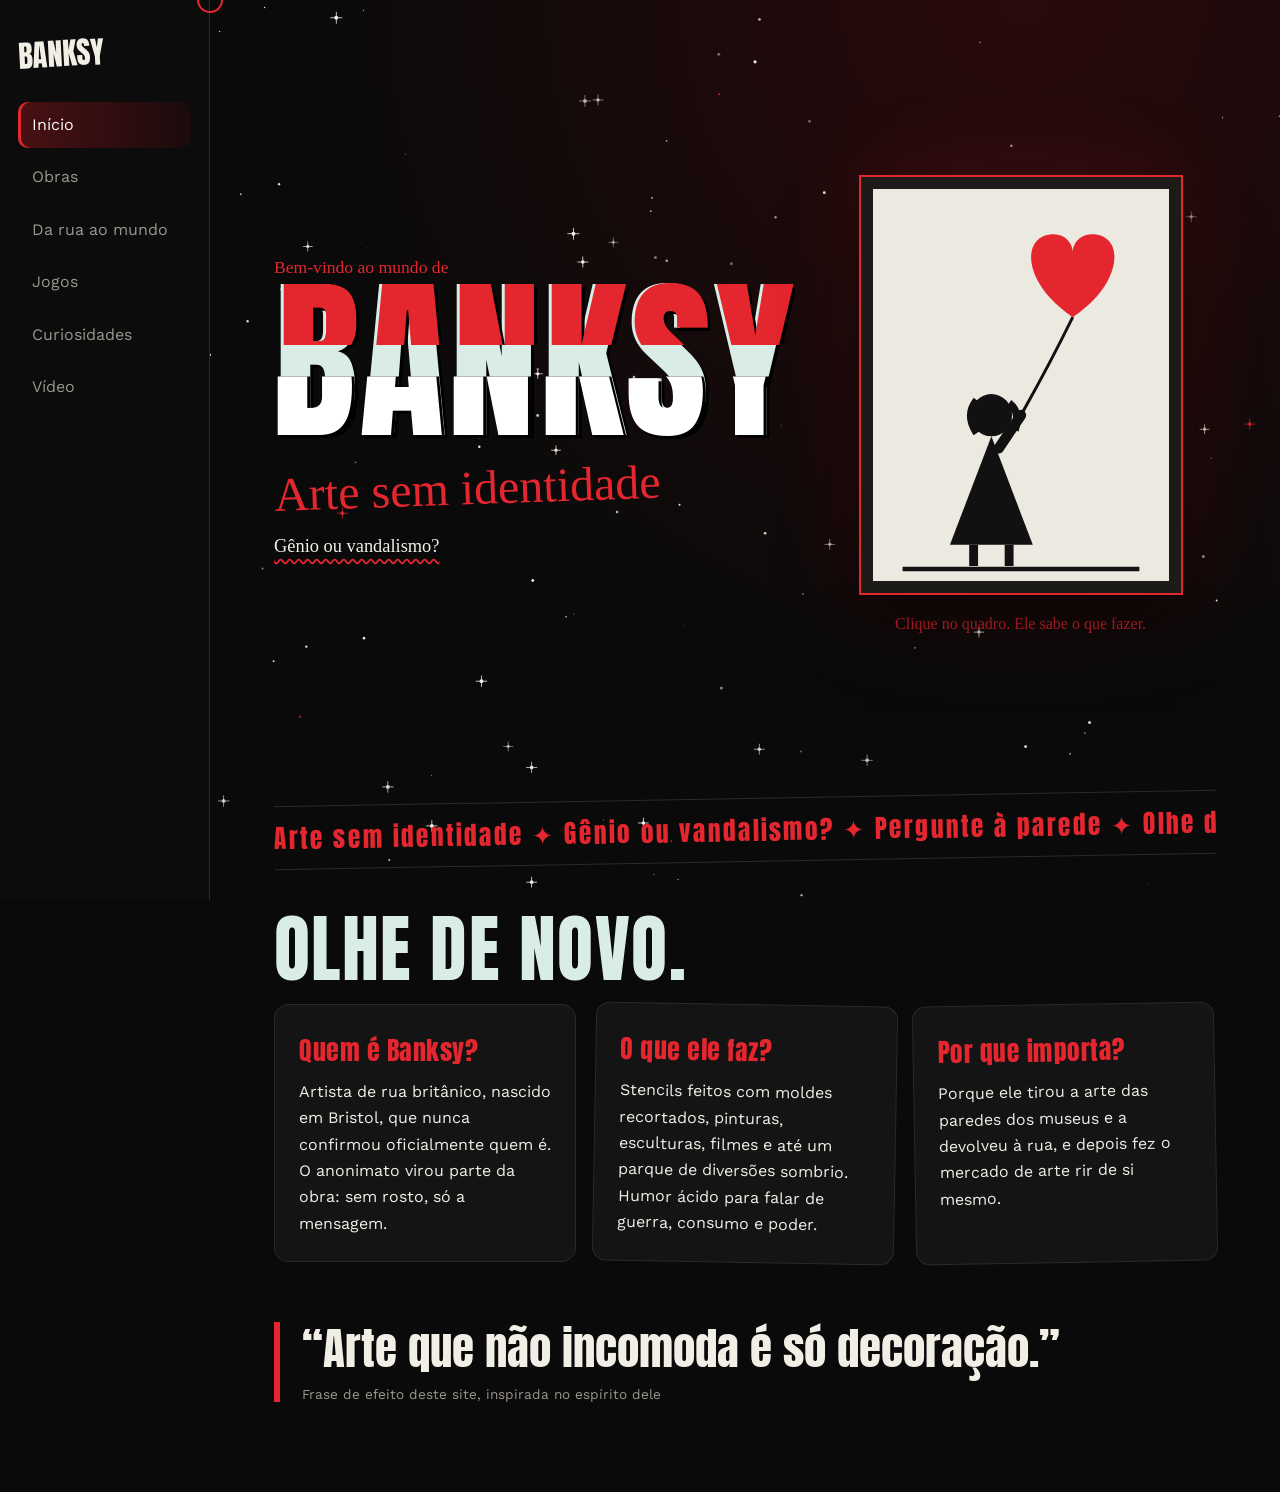
<file: index.html>
<!DOCTYPE html>
<html lang="pt-BR">
<head>
<meta charset="UTF-8">
<meta name="viewport" content="width=device-width, initial-scale=1">
<title>Banksy · Arte sem identidade</title>
<link rel="preconnect" href="https://fonts.googleapis.com">
<link rel="preconnect" href="https://fonts.gstatic.com" crossorigin>
<link href="https://fonts.googleapis.com/css2?family=Anton&family=Permanent+Marker&family=Work+Sans:wght@400;500;700&display=swap" rel="stylesheet">
<style>
:root{--bg:#0a0a0a;--ink:#f1eee6;--red:#e4262f;--mute:#9b978e;--line:#2a2a2a;--card:#141414}
*{box-sizing:border-box;margin:0}
html{scroll-behavior:smooth}
body{background:var(--bg);color:var(--ink);font:400 1rem/1.65 'Work Sans',system-ui,sans-serif;padding-left:210px;min-height:100vh;
background-image:radial-gradient(circle at 80% 0,#2a0a0c 0,transparent 40%)}
h1,h2,h3{font-family:Anton,Impact,sans-serif;font-weight:400;letter-spacing:.02em}
.hand{font-family:'Permanent Marker',cursive;color:var(--red)}
:focus-visible{outline:2px solid var(--red);outline-offset:3px}
.side{position:fixed;inset:0 auto 0 0;width:210px;padding:28px 18px;border-right:1px solid var(--line);background:#0c0c0c;display:flex;flex-direction:column;gap:6px;z-index:20}
.logo{font:1.9rem Anton;color:var(--ink);text-decoration:none;margin-bottom:22px;transform:rotate(-3deg);display:inline-block}
.side button{all:unset;cursor:pointer;padding:10px 14px;border-radius:10px;color:var(--mute);transition:.2s;user-select:none}
.side button:hover{color:var(--ink);background:#1a1a1a}
.side button.on{color:#fff;background:linear-gradient(90deg,#4a1013,#1a0b0c);box-shadow:inset 3px 0 var(--red)}
.side button:focus-visible{outline:2px solid var(--red)}
.tab{display:none;padding:56px clamp(20px,5vw,72px) 90px;max-width:1200px}
.tab.on{display:block;animation:in .5s ease}
@keyframes in{from{opacity:0;transform:translateY(14px)}}
.title{font-size:clamp(2.4rem,6vw,4.6rem);line-height:1;margin-bottom:18px;text-transform:uppercase;color:#d9ece6}
.lead{color:var(--mute);max-width:60ch;margin-bottom:26px}
.hero{position:relative;display:grid;grid-template-columns:1.2fr 1fr;gap:30px;align-items:center;min-height:78vh;margin-bottom:40px}
#spray{position:absolute;inset:-20px;width:calc(100% + 40px);height:calc(100% + 40px);pointer-events:none}
.hero-text{position:relative}
.small{font-size:1.1rem}.big{font-size:clamp(1.8rem,4vw,3rem);transform:rotate(-2deg);margin:6px 0}.under{font-size:1.15rem;color:var(--ink);text-decoration:underline wavy var(--red);text-underline-offset:6px}
.glitch{position:relative;font-size:clamp(5rem,15vw,11rem);line-height:.9;color:#d9ece6;text-shadow:3px 3px 0 #000}
.glitch::before,.glitch::after{content:attr(data-text);position:absolute;inset:0;overflow:hidden}
.glitch::before{color:var(--red);left:3px;clip-path:inset(0 0 60% 0);animation:gl 3.5s infinite steps(1)}
.glitch::after{color:#fff;left:-3px;clip-path:inset(60% 0 0 0);animation:gl 3.5s infinite steps(1) reverse}
@keyframes gl{0%,90%,100%{transform:none;opacity:0}92%{transform:translate(-6px,2px);opacity:.9}95%{transform:translate(5px,-2px);opacity:.9}}
.frame-wrap{position:relative;text-align:center}
.frame{position:relative;width:min(100%,320px);aspect-ratio:200/260;margin:0 auto;border:12px solid #1d1b18;outline:2px solid var(--red);box-shadow:0 30px 60px #000a,0 0 80px #e4262f33;cursor:pointer;background:#ece9e1}
.strip{position:absolute;top:0;height:100%;width:10%;overflow:hidden;transition:transform 1.4s cubic-bezier(.5,0,.3,1)}
.strip svg,.strip img{position:absolute;top:0;height:100%;width:1000%;object-fit:cover}
.frame.shred .strip{transform:translateY(var(--d)) rotate(var(--r))}
.frame-wrap figcaption{margin-top:18px;font-size:1rem}
.cards3{display:grid;grid-template-columns:repeat(auto-fit,minmax(240px,1fr));gap:18px}
.card{background:var(--card);border:1px solid var(--line);padding:24px;border-radius:14px;transition:.3s}
.card:nth-child(2){transform:rotate(1deg)}.card:nth-child(3){transform:rotate(-1deg)}
.card:hover{transform:none;border-color:var(--red)}
.card h3{font-size:1.6rem;color:var(--red);margin-bottom:8px}
.quote{margin:60px 0 0;font:clamp(1.6rem,4vw,2.8rem)/1.2 Anton;border-left:6px solid var(--red);padding-left:22px}
.quote span{display:block;font:.85rem 'Work Sans';color:var(--mute);margin-top:10px}
.tools{display:flex;flex-wrap:wrap;gap:10px;margin-bottom:18px}
input{background:var(--card);border:1px solid var(--line);color:var(--ink);padding:10px 14px;border-radius:10px;font:inherit;min-width:240px}
.chip{background:none;border:1px solid var(--line);color:var(--ink);padding:8px 16px;border-radius:99px;cursor:pointer;font:inherit}
.chip.on,.chip:hover{background:var(--red);border-color:var(--red)}
.table-wrap{overflow-x:auto;border:1px solid var(--line);border-radius:14px}
table{border-collapse:collapse;width:100%;min-width:640px}
th,td{padding:14px 16px;text-align:left;border-bottom:1px solid var(--line);vertical-align:top}
th{font:1.05rem Anton;letter-spacing:.06em;color:var(--red);cursor:pointer;background:#111;position:sticky;top:0}
tbody tr{transition:.2s}tbody tr:hover{background:#1c0d0e}
.tag{display:inline-block;font-size:.72rem;border:1px solid var(--red);color:var(--red);padding:1px 8px;border-radius:99px;margin-left:8px;vertical-align:middle}
.timeline{list-style:none;position:relative;padding-left:44px;max-width:760px}
.timeline::before,.timeline .fill{content:"";position:absolute;left:11px;top:0;width:3px;background:var(--line)}
.timeline::before{bottom:0}
.timeline .fill{background:var(--red);height:0;box-shadow:0 0 12px var(--red);transition:height .2s}
.timeline li{position:relative;padding-bottom:38px;opacity:.35;transition:.5s}
.timeline li.seen{opacity:1}
.timeline li::before{content:"";position:absolute;left:-41px;top:6px;width:17px;height:17px;border-radius:50%;background:var(--bg);border:3px solid var(--line);transition:.4s}
.timeline li.seen::before{border-color:var(--red);background:var(--red)}
.timeline .yr{font:2.2rem Anton;color:#d9ece6}.timeline h3{font-size:1.2rem;color:var(--red)}
.games{display:grid;grid-template-columns:repeat(auto-fit,minmax(320px,1fr));gap:28px}
.game{background:var(--card);border:1px solid var(--line);border-radius:16px;padding:24px}
.game h3{font-size:1.8rem;margin-bottom:6px}.meta{color:var(--mute);margin-bottom:14px}
.board{display:grid;grid-template-columns:repeat(4,1fr);gap:10px}
.mc{aspect-ratio:3/4;perspective:600px;border:0;background:none;padding:0;cursor:pointer;position:relative}
.mc i{position:absolute;inset:0;transition:transform .5s;transform-style:preserve-3d}
.mc .f,.mc .b{position:absolute;inset:0;backface-visibility:hidden;border-radius:10px;display:flex;flex-direction:column;align-items:center;justify-content:center;font-style:normal;text-align:center;padding:4px}
.mc .b{background:repeating-linear-gradient(45deg,#1a1a1a 0 8px,#141414 8px 16px);border:1px solid var(--line);font:2rem Anton;color:var(--red)}
.mc .f{background:var(--ink);color:#000;transform:rotateY(180deg);font-size:.66rem;font-weight:700;line-height:1.2}
.mc .f b{font-size:2.2rem;filter:grayscale(1) contrast(1.4) drop-shadow(2px 2px 0 var(--red))}
.mc.flip i{transform:rotateY(180deg)}.mc.done .f{background:var(--red);color:#fff}
.win{margin-top:14px;font-size:1.2rem}
.opt{display:block;width:100%;text-align:left;margin:8px 0;padding:12px 16px;background:#0d0d0d;color:var(--ink);border:1px solid var(--line);border-radius:10px;cursor:pointer;font:inherit}
.opt:hover{border-color:var(--red)}.ok{background:#1f3a24!important;border-color:#4caf50!important}.no{background:#3a1416!important;border-color:var(--red)!important}
.exp{color:var(--mute);margin:10px 0}
.flips{display:grid;grid-template-columns:repeat(auto-fit,minmax(250px,1fr));gap:18px}
.flip{height:220px;perspective:900px;cursor:pointer;border:0;background:none;padding:0;color:inherit;font:inherit;text-align:left}
.flip div{position:relative;height:100%;transition:transform .6s;transform-style:preserve-3d}
.flip.on div{transform:rotateY(180deg)}
.flip span{position:absolute;inset:0;padding:22px;border-radius:14px;backface-visibility:hidden;display:flex;flex-direction:column;justify-content:center}
.flip .a{background:var(--card);border:1px solid var(--line);font:1.7rem/1.15 Anton}
.flip .a small{font:.9rem 'Permanent Marker';color:var(--red);margin-top:12px}
.flip .z{background:var(--red);color:#fff;transform:rotateY(180deg);font-size:.98rem;line-height:1.5}
.video{aspect-ratio:16/9;max-width:960px;border:2px solid var(--red);border-radius:14px;overflow:hidden;box-shadow:0 0 80px #e4262f33}
.video iframe{width:100%;height:100%;border:0}
.vlink{margin:18px 0 0}.vlink a{text-decoration:none;color:#fff;display:inline-block;margin-left:8px}
.cursor{position:fixed;width:26px;height:26px;border:2px solid var(--red);border-radius:50%;pointer-events:none;z-index:99;transform:translate(-50%,-50%);transition:width .2s,height .2s,background .2s;display:none}
.cursor.big{width:54px;height:54px;background:#e4262f33}
@media(pointer:fine){.cursor{display:block}}
#stars{position:fixed;inset:0;width:100%;height:100%;pointer-events:none;z-index:0}
main{position:relative;z-index:1}
.rat{position:fixed;bottom:10px;left:-100px;width:84px;z-index:15;pointer-events:none;animation:run 16s linear infinite 4s}
.rat .rb{animation:bob .25s steps(2) infinite}
@keyframes run{to{left:calc(100vw + 100px)}}
@keyframes bob{50%{transform:translateY(-2px) rotate(-2deg)}}
.marquee{overflow:hidden;white-space:nowrap;border-block:1px solid var(--line);margin:0 0 50px;padding:12px 0;font:1.6rem Anton;letter-spacing:.08em;color:var(--red);transform:rotate(-1deg)}
.marquee div{display:inline-block;animation:mq 28s linear infinite}
@keyframes mq{to{transform:translateX(-50%)}}
.foto{display:block;width:72px;height:72px;object-fit:cover;border-radius:8px;border:1px solid var(--line)}
.ph{display:flex;align-items:center;justify-content:center;background:repeating-linear-gradient(45deg,#181818 0 8px,#111 8px 16px);color:var(--mute);font-size:.7rem;text-align:center;line-height:1.2}
.timeline .foto{width:100%;max-width:360px;height:180px;margin-top:12px}
.mc .f .foto{width:100%;height:60%;border:0;border-radius:6px 6px 0 0}
.game.wide{grid-column:1/-1}
#wall{width:100%;height:auto;background:#161513;border:2px solid var(--line);border-radius:12px;touch-action:none;cursor:crosshair;background-image:linear-gradient(#ffffff08 1px,transparent 1px),linear-gradient(90deg,#ffffff08 1px,transparent 1px);background-size:60px 30px}
@media(max-width:820px){
body{padding:0 0 70px}
.side{inset:auto 0 0 0;width:auto;flex-direction:row;overflow-x:auto;padding:8px;border-right:0;border-top:1px solid var(--line)}
.side .logo{display:none}.side button{white-space:nowrap;font-size:.85rem}
.hero{grid-template-columns:1fr}.tab{padding-top:36px}
.rat{bottom:76px}
}
@media(prefers-reduced-motion:reduce){*{animation:none!important;transition:none!important}}
</style>
</head>
<body>
<canvas id="stars" aria-hidden="true"></canvas>
<div class="cursor" aria-hidden="true"></div>
<svg class="rat" aria-hidden="true" viewBox="0 0 84 44"><g class="rb"><path d="M12 30q0-15 24-15 18 0 28 8l14-5-5 9q-7 9-26 9H22q-10 0-10-6z" fill="#0a0a0a" stroke="#f1eee6" stroke-width="1.6"/><path d="M58 17l4-9 5 9z" fill="#e4262f"/><circle cx="70" cy="22" r="2" fill="#e4262f"/><path d="M12 30q-9 2-10 12" stroke="#f1eee6" stroke-width="1.6" fill="none"/><path d="M26 39v4M48 39v4" stroke="#f1eee6" stroke-width="2"/></g></svg>

<nav class="side" aria-label="Principal">
  <a class="logo" href="#inicio" data-tab="inicio">BANKSY</a>
  <button data-tab="inicio" class="on">Início</button>
  <button data-tab="obras">Obras</button>
  <button data-tab="tempo">Da rua ao mundo</button>
  <button data-tab="jogos">Jogos</button>
  <button data-tab="curiosidades">Curiosidades</button>
  <button data-tab="video">Vídeo</button>
</nav>

<main>
<section id="inicio" class="tab on">
  <div class="hero">
    <canvas id="spray"></canvas>
    <div class="hero-text">
      <p class="hand small">Bem-vindo ao mundo de</p>
      <h1 class="glitch" data-text="BANKSY">BANKSY</h1>
      <p class="hand big">Arte sem identidade</p>
      <p class="hand under">Gênio ou vandalismo?</p>
    </div>
    <figure class="frame-wrap">
      <div class="frame" id="frame" tabindex="0" role="button" aria-label="Clique para triturar a obra"></div>
      <figcaption class="hand">Clique no quadro. Ele sabe o que fazer.</figcaption>
    </figure>
  </div>

  <div class="marquee" aria-hidden="true"><div>Arte sem identidade ✦ Gênio ou vandalismo? ✦ Pergunte à parede ✦ Olhe de novo ✦ Arte sem identidade ✦ Gênio ou vandalismo? ✦ Pergunte à parede ✦ Olhe de novo ✦ </div></div>
  <h2 class="title">Olhe de novo.</h2>
  <div class="cards3">
    <article class="card"><h3>Quem é Banksy?</h3><p>Artista de rua britânico, nascido em Bristol, que nunca confirmou oficialmente quem é. O anonimato virou parte da obra: sem rosto, só a mensagem.</p></article>
    <article class="card"><h3>O que ele faz?</h3><p>Stencils feitos com moldes recortados, pinturas, esculturas, filmes e até um parque de diversões sombrio. Humor ácido para falar de guerra, consumo e poder.</p></article>
    <article class="card"><h3>Por que importa?</h3><p>Porque ele tirou a arte das paredes dos museus e a devolveu à rua, e depois fez o mercado de arte rir de si mesmo.</p></article>
  </div>
  <blockquote class="quote">“Arte que não incomoda é só decoração.”<span>Frase de efeito deste site, inspirada no espírito dele</span></blockquote>
</section>

<section id="obras" class="tab">
  <h2 class="title">As obras.</h2>
  <p class="lead">Das mais famosas às que poucos conhecem. Clique nos títulos da tabela para ordenar.</p>
  <div class="tools">
    <input id="busca" type="search" placeholder="Buscar obra, cidade ou ano" aria-label="Buscar">
    <button class="chip on" data-f="todas">Todas</button>
    <button class="chip" data-f="famosa">Famosas</button>
    <button class="chip" data-f="rara">Pouco conhecidas</button>
  </div>
  <div class="table-wrap">
    <table id="tabela">
      <thead><tr><th>Imagem</th><th data-k="nome">Obra</th><th data-k="ano">Ano</th><th data-k="local">Local</th><th>Por que é marcante</th></tr></thead>
      <tbody></tbody>
    </table>
  </div>
</section>

<section id="tempo" class="tab">
  <h2 class="title">Da rua ao mundo.</h2>
  <p class="lead">Do grafite ilegal em Bristol aos leilões de milhões. Role para acompanhar a linha.</p>
  <ol class="timeline" id="timeline"></ol>
</section>

<section id="jogos" class="tab">
  <h2 class="title">Jogue com seu olhar crítico.</h2>
  <div class="games">
    <div class="game">
      <h3>Jogo da memória</h3>
      <p class="meta">Jogadas: <b id="moves">0</b> · Recorde: <b id="best">–</b> <button class="chip" id="reset">Reiniciar</button></p>
      <div class="board" id="board"></div>
      <p class="hand win" id="win" hidden>Você achou todas. Agora fuja antes da polícia.</p>
    </div>
    <div class="game wide">
      <h3>Pinte seu muro</h3>
      <p class="meta">Segure e arraste para usar o spray. <button class="chip on" data-c="#e4262f">Vermelho</button><button class="chip" data-c="#f1eee6">Branco</button><button class="chip" data-c="#000000">Preto</button><button class="chip" id="stamp">Carimbar coração</button><button class="chip" id="clear">Limpar</button></p>
      <canvas id="wall" width="900" height="340" aria-label="Muro para pintar"></canvas>
    </div>
    <div class="game">
      <h3>Mito ou verdade?</h3>
      <div id="quiz"></div>
    </div>
  </div>
</section>

<section id="curiosidades" class="tab">
  <h2 class="title">Curiosidades que provocam.</h2>
  <p class="lead">Toque nos cartões para virar.</p>
  <div class="flips" id="flips"></div>
</section>

<section id="video" class="tab">
  <h2 class="title">Assista.</h2>
  <div class="video"><iframe src="https://www.youtube-nocookie.com/embed/Ux6Gbmv82C0" title="Vídeo sobre Banksy" allow="accelerometer; autoplay; clipboard-write; encrypted-media; gyroscope; picture-in-picture; web-share" referrerpolicy="strict-origin-when-cross-origin" allowfullscreen loading="lazy"></iframe></div>
  <p class="lead vlink">O vídeo não carregou? <a class="chip on" href="https://youtu.be/Ux6Gbmv82C0" target="_blank" rel="noopener">Assistir no YouTube</a></p>
</section>
</main>

<script>
/* COLOQUE SEUS LINKS DE IMAGEM: preencha img:'' nas obras, o 4º item de cada linha do tempo e o 3º item de cada carta da memória. */
const foto=(u,alt)=>u?`<img class="foto" src="${u}" alt="${alt}" loading="lazy">`:`<div class="foto ph">sua imagem aqui</div>`;
const OBRAS = [
 {img:'https://banksyexplained.com/images/prints/girl-with-balloon-2004/girl-with-balloon-unsigned-sothebys-18-march-2021.jpg',nome:'Girl with Balloon',ano:2002,local:'Londres, Reino Unido',t:'famosa',d:'Menina soltando um balão vermelho em forma de coração. Em 2018, uma versão emoldurada se autodestruiu em leilão.'},
 {img:'https://thursd.com/storage/media/22445/responsive-images/wordpress-header-banksy-advocates-for-peace-with-rage-the-flower-thrower___media_library_original_1200_600.jpg',nome:'Flower Thrower',ano:2003,local:'Jerusalém e Belém',t:'famosa',d:'Manifestante lança um buquê em vez de uma bomba. Virou símbolo de paz.'},
 {img:'https://m.media-amazon.com/images/I/71Lkat2YnFL._AC_SY300_SX300_QL70_ML2_AIweblab1392912,T1_.jpg',nome:'Kissing Coppers',ano:2004,local:'Brighton, Reino Unido',t:'famosa',d:'Dois policiais se beijando, na parede de um pub. Uma provocação sobre autoridade e afeto.'},
 {img:'https://ichef.bbci.co.uk/news/1024/cpsprodpb/a532/live/5bbd52c0-f9ac-11ef-8c03-7dfdbeeb2526.jpg.webp',nome:'Crude Oils (ratos)',ano:2005,local:'Londres, Reino Unido',t:'rara',d:'Releituras de quadros clássicos tomadas por ratos, exibidas em exposição.'},
 {img:'https://veja.abril.com.br/wp-content/uploads/2020/09/bansky.jpg?resize=1280%2C720&quality=70&strip=info',nome:'Show Me the Monet',ano:2005,local:'Londres, Reino Unido',t:'rara',d:'Uma ponte de Monet com carrinhos de supermercado e cones de trânsito afundados.'},
 {img:'https://encrypted-tbn0.gstatic.com/images?q=tbn:ANd9GcQ-8vikH1GeEPZrZ1YcWGbdvGUaqhsnuVkppW0xK3kpNJgznlt0ngqNASbn&s=10',nome:'Barely Legal',ano:2006,local:'Los Angeles, EUA',t:'rara',d:'Exposição com um elefante pintado em uma sala, para falar do problema que todos fingem não ver.'},
 {img:'https://sothebys-com.brightspotcdn.com/cc/ae/dd9608674cfd977dddeb5ca4091d/001l19024-bbws6.jpg',nome:'Devolved Parliament',ano:2009,local:'Londres, Reino Unido',t:'rara',d:'Parlamento britânico ocupado por chimpanzés. Foi vendida em 2019 por cerca de 9,9 milhões de libras.'},
 {img:'https://news.justcollecting.com/wp-content/uploads/2018/10/banksy-slave-labour.jpg',nome:'Slave Labour',ano:2012,local:'Londres, Reino Unido',t:'rara',d:'Criança costurando bandeirinhas, ligada ao jubileu da rainha. Foi retirada da parede e levada a leilão.'},
 {img:'https://banksyexplained.com/images/murals/mobile-lovers-2014-2/MOBILE-LOVERS-2014.jpg',nome:'Mobile Lovers',ano:2014,local:'Bristol, Reino Unido',t:'rara',d:'Casal abraçado, mas cada um olhando o próprio celular.'},
 {img:'https://sothebys-com.brightspotcdn.com/dims4/default/4a4653a/2147483647/strip/true/crop/1800x413+0+1707/resize/1440x330!/format/webp/quality/90/?url=http%3A%2F%2Fsothebys-brightspot.s3.amazonaws.com%2Fdotcom%2F8f%2Fcd%2F387d61724c5da3914c515934de1b%2Fbanksy-love-is-in-the-bin.jpg',nome:'Love is in the Bin',ano:2018,local:'Sotheby’s, Londres',t:'famosa',d:'A moldura triturou a tela logo após a venda. Revendida em 2021 por cerca de 18,6 milhões de libras.'},
 {img:'https://dasartes-media.storage.googleapis.com/dasartes.com.br/wp-content/uploads/2020/05/01031441/Banksy-.jpg',nome:'Game Changer',ano:2020,local:'Southampton, Reino Unido',t:'rara',d:'Criança brincando com um super-herói enfermeiro, doada a um hospital durante a pandemia.'},
 {img:'https://encrypted-tbn0.gstatic.com/images?q=tbn:ANd9GcTYKpkppV40YkUK_S6ROghInQEu4Vh9RuRFTkrG6Iv_fFZm5kExDc2b7Wpo&s=10',nome:'Murais de Borodianka',ano:2022,local:'Ucrânia',t:'rara',d:'Obras pintadas em prédios destruídos pela guerra, como uma criança derrubando um adulto no judô.'}
];
const LINHA = [
 ['Anos 1990','Bristol: o começo','Ele aparece na cena de grafite de Bristol, cidade conhecida pela cultura de rua e pela música. Começa pintando à mão livre.','https://www.banksynews.com/wp-content/uploads/2021/07/Freehand-piece-late-1990s-2.jpg'],
 ['Fim dos 1990','A virada do stencil','O molde recortado deixa o trabalho mais rápido e anônimo, útil para quem pinta na ilegalidade.','https://thumb.wikimedia.org/wikipedia/commons/thumb/9/94/Well_hung_lover_1.jpg/500px-Well_hung_lover_1.jpg?utm_source=pt.wikipedia.org&utm_campaign=parser&utm_content=thumbnail'],
 ['Início dos 2000','Londres vira palco','Ratos, macacos e policiais surgem pelas ruas. A menina com o balão aparece em 2002.','https://encrypted-tbn0.gstatic.com/images?q=tbn:ANd9GcR803Qj9cxQA-mRTmSiF-nwyZzg16gLgAxL0SL8HLa0oQ&s=10'],
 ['2005','Muro na Cisjordânia','Pinta obras no muro de separação em Belém e Jerusalém e chama atenção global.','https://m.extra.globo.com/incoming/24154807-494-387/w640h360-PROP/86258896_an-artwork-dubbed-scar-of-bethlehem-by-street-artist-banksy-is-displayed-in-the-walled-off-(1).jpg'],
 ['2005','Invade os museus','Pendura obras próprias, sem permissão, em museus de Londres e Nova York.','https://banksyexplained.com/images/artist/banksy-museum-pranks-2003-2005/TATE-BRITAIN-PRANK-PIC-1.jpg'],
 ['2010','Exit Through the Gift Shop','Seu filme é indicado ao Oscar de melhor documentário.','https://nanu.blog.br/wp-content/uploads/2017/06/filme.jpg'],
 ['2013','Nova York, um mês','A residência “Better Out Than In” cria uma obra nova por dia pela cidade.','https://ogimg.infoglobo.com.br/in/10223701-d99-b2a/FT1086A/banksy.jpg'],
 ['2015','Dismaland','Um parque de diversões sombrio em Weston-super-Mare, na Inglaterra, recebe milhares de visitantes.','https://s2.glbimg.com/dCK5qFS_pHZEOzOkJqGidCnP_Tg=/1200x/smart/filters:cover():strip_icc()/i.s3.glbimg.com/v1/AUTH_5dfbcf92c1a84b20a5da5024d398ff2f/internal_photos/bs/2022/p/B/Z9RuE7SK2z75zkJbgssg/2015-08-21-01-banksy-dismaland.jpg'],
 ['2017','Walled Off Hotel','Abre um hotel em Belém, de frente para o muro, com quartos e obras suas.','https://encrypted-tbn0.gstatic.com/images?q=tbn:ANd9GcSDlEdo-YPTUzVJ2nm3dr2rLruONSO39HkHxAwZEZNrDN2K9c8DA5XWh8ZP&s=10'],
 ['2018','A tela se tritura','Girl with Balloon se destrói após ser vendida na Sotheby’s e ganha outro nome e outro valor.','https://s2-g1.glbimg.com/oN3P-lfOpU-cjGPpmDUGuxmkRKY=/0x0:684x789/984x0/smart/filters:strip_icc()/i.s3.glbimg.com/v1/AUTH_59edd422c0c84a879bd37670ae4f538a/internal_photos/bs/2018/9/l/Y3N3BPTGa3VWiMkSFXpQ/banksy.jpg'],
 ['2022','Ucrânia','Obras surgem em Kiev e arredores, e a guerra vira tema direto.','https://encrypted-tbn0.gstatic.com/images?q=tbn:ANd9GcT3TyUEJYZzDw1Ct9FgAQaD7FLmDCZcAyEBf15mL6HLrTSPAHSPBhmWXIKQ&s=10']
];
const CURIOS = [
 ['Ninguém sabe quem ele é','Teorias existem, mas nunca houve confirmação oficial dele.','O anonimato protege contra processos e aumenta o mistério.'],
 ['Ele já vendeu notas falsas','Notas de libra com o rosto de Diana, chamadas Di-Faced Tenner, foram distribuídas em um carnaval.','Era sátira, mas o formato imitava dinheiro de verdade.'],
 ['Quadros de graça nas ruas','Em 2013, uma banca em Nova York vendeu obras autênticas por 60 dólares.','Quase ninguém comprou. Três horas depois, só uma pessoa havia levado.'],
 ['Pest Control','Só um órgão de autenticação, criado por ele, certifica obras como verdadeiras.','Quem compra um “Banksy” precisa passar por ele.'],
 ['O caso da trituradora','Dizem que ele escondeu o mecanismo na moldura anos antes.','Depois da venda, a obra valeu ainda mais.'],
 ['Parque de diversões do mal','Dismaland tinha atrações como um castelo em ruínas e um carrossel de cavalos.','Foi desmontado, e a madeira virou abrigo para refugiados em Calais.']
];
const MEM = [['🎈','Girl with Balloon','https://banksyexplained.com/images/prints/girl-with-balloon-2004/girl-with-balloon-unsigned-sothebys-18-march-2021.jpg'],['🐀','Rato','https://encrypted-tbn0.gstatic.com/images?q=tbn:ANd9GcTpOCmIMNP9MZ4T6lIMaBXz1IY7jCefB6pKA8cpjiPnYA&s'],['💐','Flower Thrower','https://encrypted-tbn0.gstatic.com/images?q=tbn:ANd9GcTmz37TUC5vTLI3oudLMB-uQiEifsKoJgolU7RdTM_jNXGnR_njc18-_Y4&s=10'],['👮','Kissing Coppers','https://banksyexplained.com/images/originals/kissing-coppers-2005/KISSING-COPPERS-2005-SOTHEBYS-MARCH-2022.jpg'],['🐒','Macacos','https://i.guim.co.uk/img/media/d3a704278a45ce7841a6b5a0a7de7410c4acda3f/0_152_4556_2734/master/4556.jpg?width=445&dpr=1&s=none&crop=none'],['📱','Mobile Lovers','https://m.media-amazon.com/images/I/714sWnypBDL._AC_UF1000,1000_QL80_.jpg'],['🏨','Walled Off','https://www.thisiscolossal.com/wp-content/uploads/2017/03/hotel-5.jpg'],['✂️','Love is in the Bin','https://sothebys-com.brightspotcdn.com/dims4/default/e5d193b/2147483647/strip/true/crop/1800x2700+0+0/resize/684x1026!/quality/90/?url=http%3A%2F%2Fsothebys-brightspot.s3.amazonaws.com%2Fdotcom%2F8f%2Fcd%2F387d61724c5da3914c515934de1b%2Fbanksy-love-is-in-the-bin.jpg']];
const QUIZ = [
 ['Banksy é de Bristol, na Inglaterra.',true,'Segundo a maioria dos relatos, sim, mas ele nunca confirmou.'],
 ['A identidade de Banksy foi oficialmente revelada.',false,'Nunca foi confirmada. Há apenas teorias.'],
 ['Girl with Balloon se destruiu após um leilão.',true,'Foi em 2018, na Sotheby’s.'],
 ['Banksy abriu um hotel em frente a um muro de separação.',true,'O Walled Off Hotel fica em Belém.'],
 ['Dismaland ficava em Paris.',false,'Ficava em Weston-super-Mare, na Inglaterra.']
];

/* ---------- Abas ---------- */
const tabs=[...document.querySelectorAll('.tab')], btns=[...document.querySelectorAll('[data-tab]')];
function go(id){
  if(!document.getElementById(id)) id='inicio';
  tabs.forEach(t=>t.classList.toggle('on',t.id===id));
  document.querySelectorAll('.side button').forEach(b=>b.classList.toggle('on',b.dataset.tab===id));
  try{history.replaceState(null,'','#'+id)}catch(e){}
  scrollTo(0,0);
  if(id==='tempo') updTimeline();
}
btns.forEach(b=>b.addEventListener('click',e=>{e.preventDefault();go(b.dataset.tab)}));
addEventListener('hashchange',()=>go(location.hash.slice(1)));

/* ---------- Quadro que se tritura ---------- */
const SVG=`<svg viewBox="0 0 200 260" preserveAspectRatio="none" xmlns="http://www.w3.org/2000/svg"><rect width="200" height="260" fill="#ece9e1"/><path d="M135 85C100 62 100 30 122 30c8 0 13 6 13 12 0-6 5-12 13-12 22 0 22 32-13 55z" fill="#e4262f"/><path d="M135 85Q120 115 100 150" stroke="#111" stroke-width="2" fill="none"/><circle cx="80" cy="150" r="14" fill="#111"/><path d="M70 140q-8 10 0 22M92 142q8 6 4 18" stroke="#111" stroke-width="5" fill="none"/><path d="M85 172L100 150" stroke="#111" stroke-width="7" stroke-linecap="round"/><path d="M80 164L52 236h56z" fill="#111"/><path d="M68 236v14M92 236v14" stroke="#111" stroke-width="6"/><path d="M20 252h160" stroke="#111" stroke-width="3"/></svg>`;
const IMG_HERO='https://ichef.bbci.co.uk/news/480/cpsprodpb/28F3/production/_103838401_049792298-1.jpg.webp';
const frame=document.getElementById('frame');
for(let i=0;i<10;i++){
  const s=document.createElement('div'); s.className='strip'; s.style.left=i*10+'%';
  s.style.setProperty('--d',(38+Math.random()*22)+'%'); s.style.setProperty('--r',(Math.random()*8-4)+'deg');
  s.style.transitionDelay=(i*.07)+'s'; s.innerHTML=SVG;
  s.firstChild.style.left=-i*100+'%'; frame.appendChild(s);
}
let shredTimer;
function shred(){frame.classList.toggle('shred');clearTimeout(shredTimer);
  if(frame.classList.contains('shred')) shredTimer=setTimeout(()=>frame.classList.remove('shred'),5000);}
frame.addEventListener('click',shred);
frame.addEventListener('keydown',e=>{if(e.key==='Enter'||e.key===' '){e.preventDefault();shred()}});

/* ---------- Spray no herói ---------- */
const cv=document.getElementById('spray'), cx=cv.getContext('2d');
function fit(){cv.width=cv.offsetWidth;cv.height=cv.offsetHeight}
fit(); addEventListener('resize',fit);
if(!matchMedia('(prefers-reduced-motion:reduce)').matches){
  document.querySelector('.hero').addEventListener('mousemove',e=>{
    const r=cv.getBoundingClientRect(),x=e.clientX-r.left,y=e.clientY-r.top;
    for(let i=0;i<10;i++){const a=Math.random()*6.28,d=Math.random()*18;
      cx.fillStyle=Math.random()<.8?'#e4262f':'#f1eee6';
      cx.fillRect(x+Math.cos(a)*d,y+Math.sin(a)*d,1+Math.random()*2.5,1+Math.random()*2.5)}
  });
  (function fade(){cx.globalCompositeOperation='destination-out';cx.fillStyle='rgba(0,0,0,.025)';
    cx.fillRect(0,0,cv.width,cv.height);cx.globalCompositeOperation='source-over';requestAnimationFrame(fade)})();
}

/* ---------- Cursor ---------- */
const cur=document.querySelector('.cursor');
addEventListener('mousemove',e=>{cur.style.left=e.clientX+'px';cur.style.top=e.clientY+'px';
  cur.classList.toggle('big',!!e.target.closest('button,a,input,.frame,.opt'))});

/* ---------- Tabela ---------- */
let filtro='todas',ord={k:'ano',asc:true};
const tb=document.querySelector('#tabela tbody'),busca=document.getElementById('busca');
function tabela(){
  const q=busca.value.toLowerCase();
  const l=OBRAS.filter(o=>(filtro==='todas'||o.t===filtro)&&(o.nome+o.local+o.ano+o.d).toLowerCase().includes(q))
    .sort((a,b)=>(a[ord.k]>b[ord.k]?1:-1)*(ord.asc?1:-1));
  tb.innerHTML=l.map(o=>`<tr><td>${foto(o.img,o.nome)}</td><td>${o.nome}<span class="tag">${o.t==='famosa'?'famosa':'rara'}</span></td><td>${o.ano}</td><td>${o.local}</td><td>${o.d}</td></tr>`).join('')||'<tr><td colspan="5">Nada encontrado. Tente outra palavra.</td></tr>';
}
busca.addEventListener('input',tabela);
document.querySelectorAll('[data-f]').forEach(c=>c.addEventListener('click',()=>{
  filtro=c.dataset.f;document.querySelectorAll('[data-f]').forEach(x=>x.classList.toggle('on',x===c));tabela()}));
document.querySelectorAll('th[data-k]').forEach(h=>h.addEventListener('click',()=>{
  ord={k:h.dataset.k,asc:ord.k===h.dataset.k?!ord.asc:true};tabela()}));
tabela();

/* ---------- Linha do tempo ---------- */
const tl=document.getElementById('timeline');
tl.innerHTML='<span class="fill"></span>'+LINHA.map(l=>`<li><div class="yr">${l[0]}</div><h3>${l[1]}</h3><p>${l[2]}</p>${foto(l[3],l[1])}</li>`).join('');
function updTimeline(){
  const items=[...tl.querySelectorAll('li')],h=innerHeight*.75;let last=0;
  items.forEach(li=>{const seen=li.getBoundingClientRect().top<h;li.classList.toggle('seen',seen);if(seen)last=li.offsetTop+12});
  tl.querySelector('.fill').style.height=last+'px';
}
addEventListener('scroll',updTimeline);

/* ---------- Curiosidades ---------- */
document.getElementById('flips').innerHTML=CURIOS.map(c=>`<button class="flip"><div><span class="a">${c[0]}<small>toque para virar</small></span><span class="z">${c[1]}<br><br><b>${c[2]}</b></span></div></button>`).join('');
document.querySelectorAll('.flip').forEach(f=>f.addEventListener('click',()=>f.classList.toggle('on')));

/* ---------- Jogo da memória ---------- */
const board=document.getElementById('board'),movesEl=document.getElementById('moves'),bestEl=document.getElementById('best'),winEl=document.getElementById('win');
let moves,open,matched;
const getBest=()=>{try{return localStorage.getItem('bk-best')}catch(e){return null}};
function showBest(){bestEl.textContent=getBest()||'–'}
function memoria(){
  moves=0;open=[];matched=0;movesEl.textContent=0;winEl.hidden=true;showBest();
  const deck=[...MEM,...MEM].map(v=>({v,r:Math.random()})).sort((a,b)=>a.r-b.r).map(o=>o.v);
  board.innerHTML=deck.map((c,i)=>`<button class="mc" data-n="${c[1]}" aria-label="Carta ${i+1}"><i><span class="b">?</span><span class="f">${c[2]?foto(c[2],c[1]):`<b>${c[0]}</b>`}${c[1]}</span></i></button>`).join('');
  board.querySelectorAll('.mc').forEach(c=>c.addEventListener('click',()=>virar(c)));
}
function virar(c){
  if(open.length===2||c.classList.contains('flip'))return;
  c.classList.add('flip');open.push(c);
  if(open.length<2)return;
  movesEl.textContent=++moves;
  const [a,b]=open;
  if(a.dataset.n===b.dataset.n){
    a.classList.add('done');b.classList.add('done');open=[];
    if(++matched===MEM.length){winEl.hidden=false;const best=getBest();
      if(!best||moves<+best){try{localStorage.setItem('bk-best',moves)}catch(e){}showBest()}}
  }else setTimeout(()=>{a.classList.remove('flip');b.classList.remove('flip');open=[]},900);
}
document.getElementById('reset').addEventListener('click',memoria);
memoria();

/* ---------- Quiz ---------- */
const qz=document.getElementById('quiz');let qi=0,pts=0;
function pergunta(){
  if(qi>=QUIZ.length){qz.innerHTML=`<p class="hand win">Você acertou ${pts} de ${QUIZ.length}.</p><button class="chip" id="again">Jogar de novo</button>`;
    document.getElementById('again').onclick=()=>{qi=0;pts=0;pergunta()};return}
  const q=QUIZ[qi];
  qz.innerHTML=`<p class="meta">Pergunta ${qi+1} de ${QUIZ.length}</p><p><b>${q[0]}</b></p><button class="opt" data-v="true">Verdade</button><button class="opt" data-v="false">Mito</button><p class="exp"></p>`;
  qz.querySelectorAll('.opt').forEach(o=>o.addEventListener('click',()=>{
    const ok=(o.dataset.v==='true')===q[1];if(ok)pts++;
    qz.querySelectorAll('.opt').forEach(x=>{x.disabled=true;x.classList.add((x.dataset.v==='true')===q[1]?'ok':'no')});
    qz.querySelector('.exp').innerHTML=(ok?'Certo. ':'Errou. ')+q[2]+' <button class="chip" id="nx">Próxima</button>';
    document.getElementById('nx').onclick=()=>{qi++;pergunta()};
  }));
}
pergunta();

go(location.hash.slice(1)||'inicio');

/* ---------- Estrelas que se mexem ---------- */
const sc=document.getElementById('stars'),sx=sc.getContext('2d');let S=[];
const calm=matchMedia('(prefers-reduced-motion:reduce)').matches;
function initStars(){sc.width=innerWidth;sc.height=innerHeight;
  S=Array.from({length:Math.round(innerWidth*innerHeight/9000)},()=>({x:Math.random()*sc.width,y:Math.random()*sc.height,r:Math.random()*1.6+.4,v:Math.random()*.25+.05,p:Math.random()*6.28,s:Math.random()*2+.8,red:Math.random()<.12}))}
let shoot=null;
function drawStars(t){
  sx.clearRect(0,0,sc.width,sc.height);
  S.forEach(s=>{
    if(!calm){s.y-=s.v;s.x-=s.v*.4;if(s.y<-5){s.y=sc.height+5;s.x=Math.random()*sc.width}if(s.x<-5)s.x=sc.width+5}
    const a=.35+.65*Math.abs(Math.sin(t/1000*s.s+s.p));
    sx.globalAlpha=a;sx.fillStyle=s.red?'#e4262f':'#f1eee6';
    sx.beginPath();sx.arc(s.x,s.y,s.r,0,6.28);sx.fill();
    if(s.r>1.6){sx.fillRect(s.x-s.r*3,s.y-.4,s.r*6,.8);sx.fillRect(s.x-.4,s.y-s.r*3,.8,s.r*6)}
  });
  if(!calm){
    if(!shoot&&Math.random()<.004)shoot={x:Math.random()*sc.width,y:0};
    if(shoot){const g=sx.createLinearGradient(shoot.x,shoot.y,shoot.x-90,shoot.y-45);
      g.addColorStop(0,'#fff');g.addColorStop(1,'transparent');sx.globalAlpha=1;sx.strokeStyle=g;sx.lineWidth=2;
      sx.beginPath();sx.moveTo(shoot.x,shoot.y);sx.lineTo(shoot.x-90,shoot.y-45);sx.stroke();
      shoot.x+=14;shoot.y+=7;if(shoot.y>sc.height)shoot=null}
    requestAnimationFrame(drawStars)}
}
initStars();addEventListener('resize',initStars);requestAnimationFrame(drawStars);

/* ---------- Muro de spray ---------- */
const wall=document.getElementById('wall'),wx=wall.getContext('2d');let cor='#e4262f',pintando=false;
function pos(e){const r=wall.getBoundingClientRect();return[(e.clientX-r.left)*wall.width/r.width,(e.clientY-r.top)*wall.height/r.height]}
function spray(x,y){wx.fillStyle=cor;for(let i=0;i<22;i++){const a=Math.random()*6.28,d=Math.random()*Math.random()*22;wx.fillRect(x+Math.cos(a)*d,y+Math.sin(a)*d,2,2)}}
wall.addEventListener('pointerdown',e=>{pintando=true;wall.setPointerCapture(e.pointerId);spray(...pos(e))});
wall.addEventListener('pointermove',e=>{if(pintando)spray(...pos(e))});
['pointerup','pointercancel'].forEach(n=>wall.addEventListener(n,()=>pintando=false));
document.querySelectorAll('[data-c]').forEach(b=>b.addEventListener('click',()=>{cor=b.dataset.c;document.querySelectorAll('[data-c]').forEach(x=>x.classList.toggle('on',x===b))}));
document.getElementById('clear').addEventListener('click',()=>wx.clearRect(0,0,wall.width,wall.height));
document.getElementById('stamp').addEventListener('click',()=>{
  const x=80+Math.random()*(wall.width-160),y=60+Math.random()*(wall.height-160);
  wx.fillStyle='#e4262f';wx.beginPath();wx.moveTo(x,y+50);wx.bezierCurveTo(x-60,y,x-30,y-50,x,y-15);wx.bezierCurveTo(x+30,y-50,x+60,y,x,y+50);wx.fill();
  wx.strokeStyle='#f1eee6';wx.lineWidth=2;wx.beginPath();wx.moveTo(x,y+50);wx.quadraticCurveTo(x+14,y+90,x-6,y+120);wx.stroke()});
</script>
</body>
</html>
</file>
